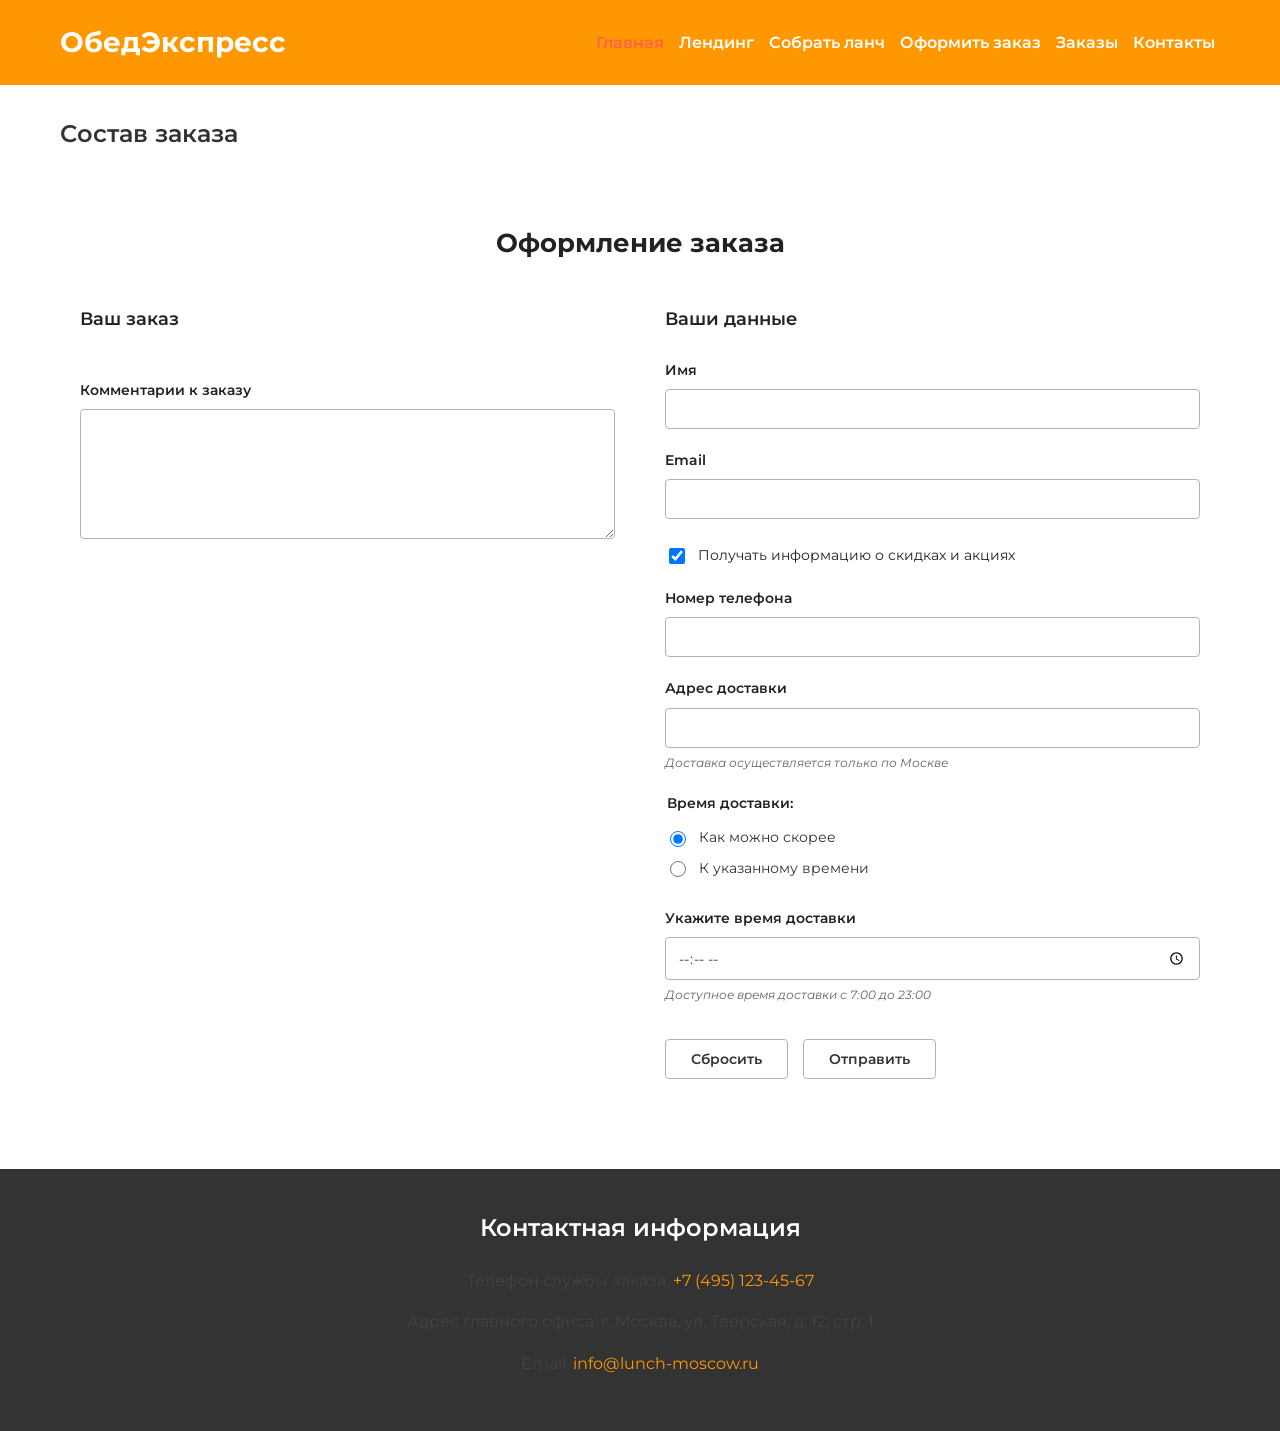
<file: checkout.html>
<!DOCTYPE html>
<html lang="ru">
<head>
    <meta charset="UTF-8">
    <meta name="viewport" content="width=device-width, initial-scale=1.0">
    <title>Оформить заказ | ОбедЭкспресс</title>
    <link rel="preconnect" href="https://fonts.googleapis.com">
    <link rel="preconnect" href="https://fonts.gstatic.com" crossorigin>
    <link href="https://fonts.googleapis.com/css2?family=Montserrat:wght@400;600;700&display=swap" rel="stylesheet">
    <link rel="stylesheet" href="style.css">
    <link rel="stylesheet" href="lunch.css">
</head>
<body>
<div class="wrapper">
    <header>
        <div class="header-container">
            <h1>ОбедЭкспресс</h1>
            <nav class="nav-menu">
                <a href="index.html" class="nav-link active">Главная</a>
                <a href="landing.html" class="nav-link">Лендинг</a>
                <a href="lunch.html" class="nav-link">Собрать ланч</a>
                <a href="checkout.html" class="nav-link">Оформить заказ</a>
                <a href="orders.html" class="nav-link">Заказы</a>
                <a href="#contacts" class="nav-link">Контакты</a>
            </nav>
        </div>
    </header>

    <main>
        <!-- ===== РАЗДЕЛ «СОСТАВ ЗАКАЗА» ===== -->
        <section>
            <h2>Состав заказа</h2>
            <div class="dishes-grid" id="order-dishes"></div>
            <p id="order-empty" style="display:none;">
                Ничего не выбрано. Чтобы добавить блюда в заказ, перейдите на страницу
                <a href="lunch.html">Собрать ланч</a>.
            </p>
        </section>

        <!-- ===== РАЗДЕЛ «ОФОРМЛЕНИЕ ЗАКАЗА» ===== -->
        <section class="order-section">
            <h2 class="order-main-title">Оформление заказа</h2>
            <form id="checkout-form" class="order-form">
                <div class="form-column">
                    <h3>Ваш заказ</h3>
                    <div class="order-summary" id="order-summary"></div>

                    <div class="form-group">
                        <label for="order-comment">Комментарии к заказу</label>
                        <textarea id="order-comment" name="comment" rows="6"></textarea>
                    </div>
                </div>

                <div class="form-column">
                    <h3>Ваши данные</h3>

                    <div class="form-group">
                        <label for="user-name">Имя</label>
                        <input type="text" id="user-name" name="username" required>
                    </div>

                    <div class="form-group">
                        <label for="user-email">Email</label>
                        <input type="email" id="user-email" name="email" required>
                    </div>

                    <div class="form-group checkbox-group">
                        <input type="checkbox" id="subscribe" name="subscribe" checked>
                        <label for="subscribe">Получать информацию о скидках и акциях</label>
                    </div>

                    <div class="form-group">
                        <label for="user-phone">Номер телефона</label>
                        <input type="tel" id="user-phone" name="phone" required>
                    </div>

                    <div class="form-group">
                        <label for="user-address">Адрес доставки</label>
                        <input type="text" id="user-address" name="address" required>
                        <span class="form-hint">Доставка осуществляется только по Москве</span>
                    </div>

                    <fieldset class="delivery-time-fieldset">
                        <legend>Время доставки:</legend>
                        <div class="radio-group">
                            <input type="radio" id="time-asap" name="delivery_type" value="asap" required checked>
                            <label for="time-asap">Как можно скорее</label>
                        </div>
                        <div class="radio-group">
                            <input type="radio" id="time-schedule" name="delivery_type" value="by_time" required>
                            <label for="time-schedule">К указанному времени</label>
                        </div>
                    </fieldset>

                    <div class="form-group">
                        <label for="delivery-time">Укажите время доставки</label>
                        <input type="time" id="delivery-time" name="delivery_time" min="07:00" max="23:00" step="300">
                        <span class="form-hint">Доступное время доставки с 7:00 до 23:00</span>
                    </div>

                    <div class="form-buttons">
                        <button type="reset" class="btn-reset">Сбросить</button>
                        <button type="submit" class="btn-submit">Отправить</button>
                    </div>
                </div>
            </form>
        </section>
    </main>

    <footer id="contacts">
        <h2>Контактная информация</h2>
        <p>Телефон службы заказа: <a href="tel:+74951234567">+7 (495) 123-45-67</a></p>
        <p>Адрес главного офиса: г. Москва, ул. Тверская, д. 12, стр. 1</p>
        <p>Email: <a href="mailto:info@lunch-moscow.ru">info@lunch-moscow.ru</a></p>
    </footer>
</div>

<script src="dishes.js"></script>
<script src="common.js"></script>
<script src="checkout.js"></script>
</body>
</html>
</file>
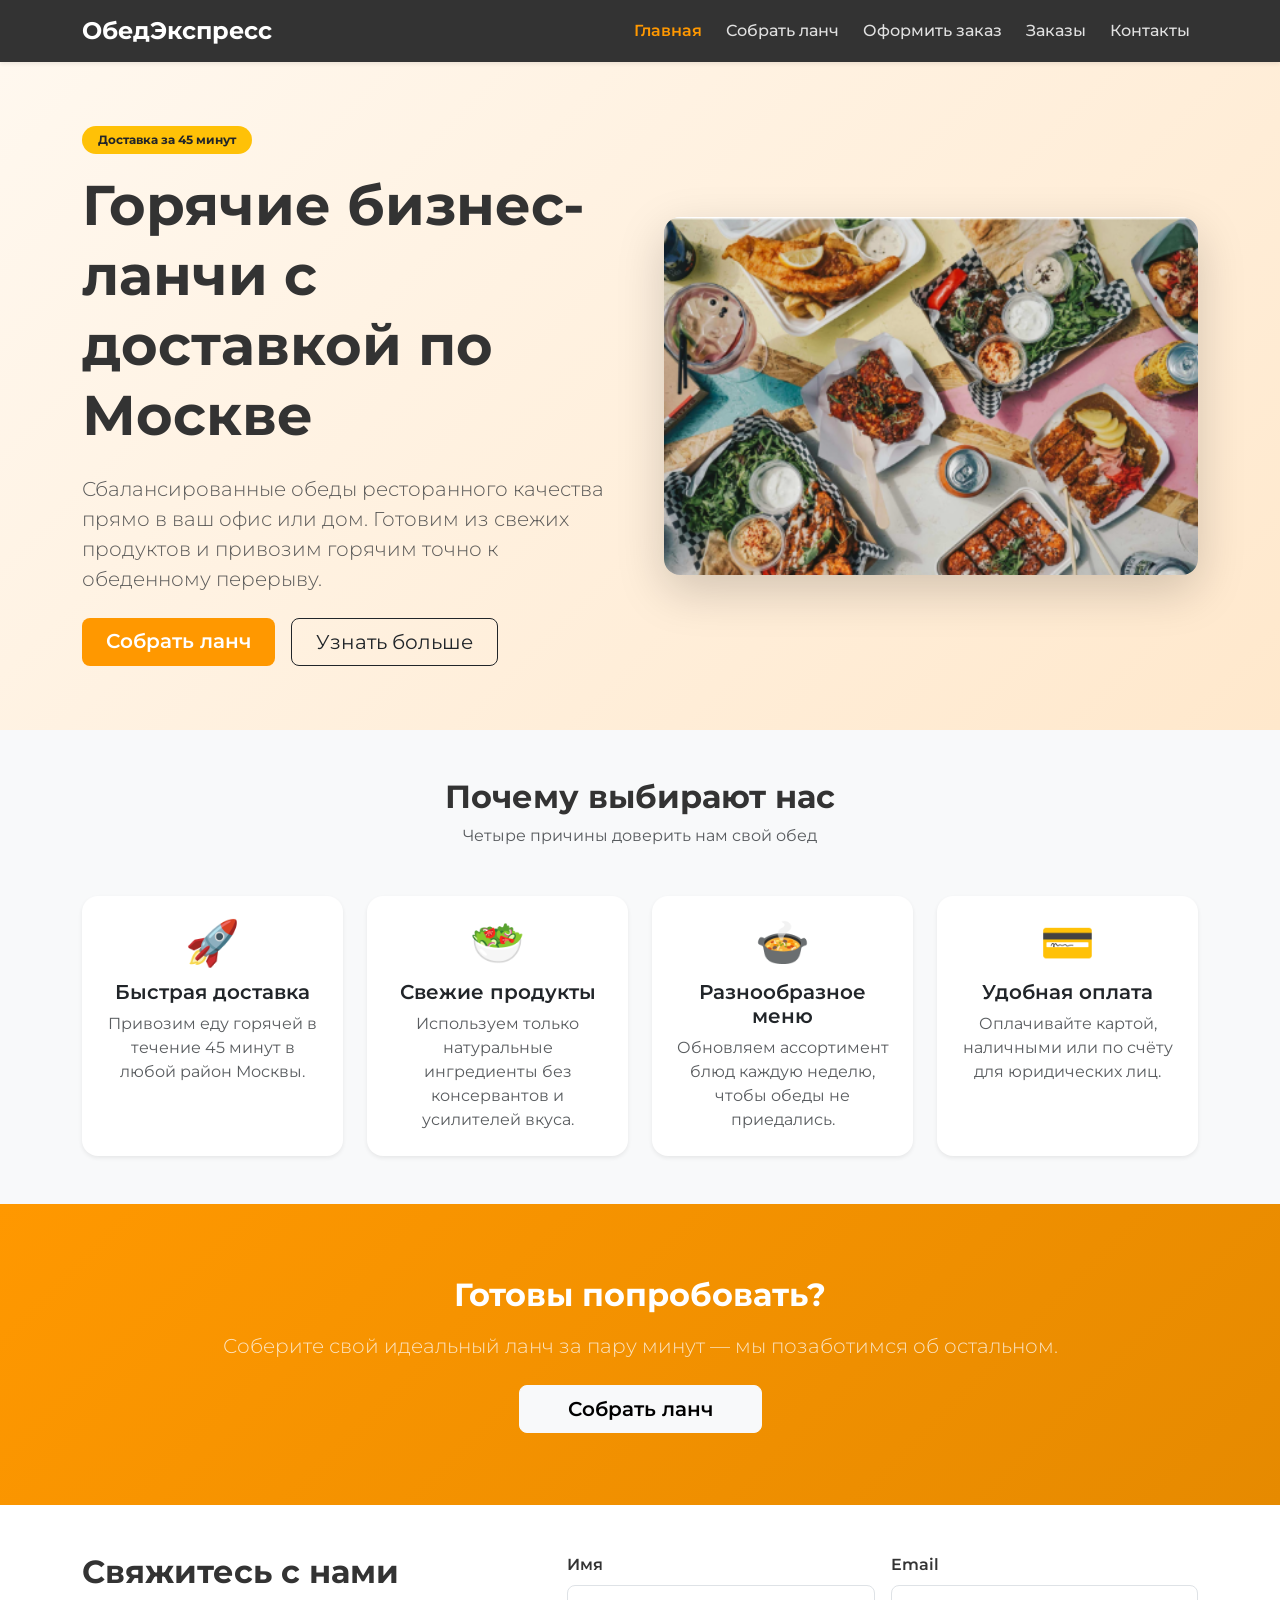
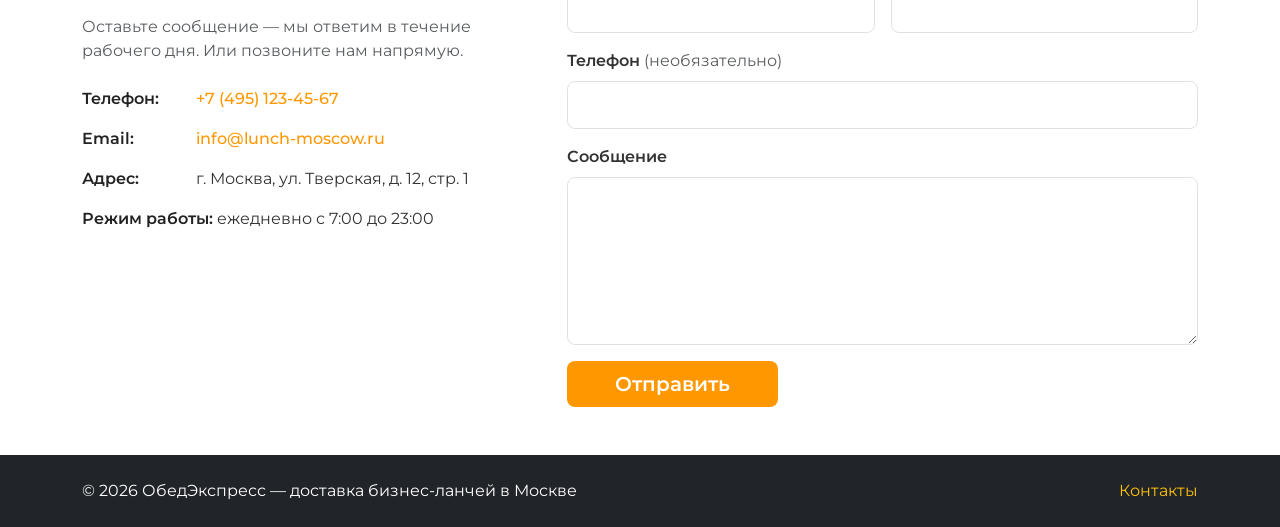
<file: landing.html>
<!DOCTYPE html>
<html lang="ru">
<head>
    <meta charset="UTF-8">
    <meta name="viewport" content="width=device-width, initial-scale=1.0">
    <title>ОбедЭкспресс — доставка бизнес-ланчей в Москве</title>

    <!-- Шрифт -->
    <link rel="preconnect" href="https://fonts.googleapis.com">
    <link rel="preconnect" href="https://fonts.gstatic.com" crossorigin>
    <link href="https://fonts.googleapis.com/css2?family=Montserrat:wght@400;500;600;700;800&display=swap" rel="stylesheet">

    <!-- Bootstrap 5 CSS -->
    <link href="https://cdn.jsdelivr.net/npm/bootstrap@5.3.3/dist/css/bootstrap.min.css" rel="stylesheet">

    <!-- Кастомные стили -->
    <link rel="stylesheet" href="landing.css">
</head>
<body>

<!-- ===================== NAVBAR ===================== -->
<nav class="navbar navbar-expand-lg navbar-dark bg-dark-brand sticky-top shadow-sm">
    <div class="container">
        <a class="navbar-brand fw-bold fs-4" href="landing.html">ОбедЭкспресс</a>

        <button class="navbar-toggler" type="button"
                data-bs-toggle="collapse" data-bs-target="#mainNav"
                aria-controls="mainNav" aria-expanded="false"
                aria-label="Переключить навигацию">
            <span class="navbar-toggler-icon"></span>
        </button>

        <div class="collapse navbar-collapse" id="mainNav">
            <ul class="navbar-nav ms-auto mb-2 mb-lg-0 gap-lg-2">
                <li class="nav-item">
                    <a class="nav-link active" aria-current="page" href="landing.html">Главная</a>
                </li>
                <li class="nav-item">
                    <a class="nav-link" href="lunch.html">Собрать ланч</a>
                </li>
                <li class="nav-item">
                    <a class="nav-link" href="checkout.html">Оформить заказ</a>
                </li>
                <li class="nav-item">
                    <a class="nav-link" href="orders.html">Заказы</a>
                </li>
                <li class="nav-item">
                    <a class="nav-link" href="#contacts">Контакты</a>
                </li>
            </ul>
        </div>
    </div>
</nav>

<!-- ===================== HERO ===================== -->
<section class="hero-section py-5">
    <div class="container">
        <div class="row align-items-center g-5">
            <div class="col-lg-6">
                <span class="badge bg-warning text-dark mb-3 px-3 py-2 rounded-pill">
                    Доставка за 45 минут
                </span>
                <h1 class="display-4 fw-bold mb-4 lh-sm">
                    Горячие бизнес-ланчи с доставкой по Москве
                </h1>
                <p class="lead text-muted mb-4">
                    Сбалансированные обеды ресторанного качества прямо в ваш офис или дом.
                    Готовим из свежих продуктов и привозим горячим точно к обеденному перерыву.
                </p>
                <div class="d-flex flex-wrap gap-3">
                    <a href="lunch.html" class="btn btn-brand btn-lg px-4">Собрать ланч</a>
                    <a href="#features" class="btn btn-outline-dark btn-lg px-4">Узнать больше</a>
                </div>
            </div>
            <div class="col-lg-6 text-center">
                <img src="images/lunch.png" alt="Разнообразные бизнес-ланчи"
                     class="img-fluid rounded-4 shadow-lg hero-img"
                     onerror="this.src='https://via.placeholder.com/600x400?text=Lunch'">
            </div>
        </div>
    </div>
</section>

<!-- ===================== ПРЕИМУЩЕСТВА ===================== -->
<section id="features" class="py-5 bg-light">
    <div class="container">
        <div class="text-center mb-5">
            <h2 class="fw-bold">Почему выбирают нас</h2>
            <p class="text-muted">Четыре причины доверить нам свой обед</p>
        </div>

        <div class="row g-4">
            <div class="col-md-6 col-lg-3">
                <div class="card h-100 border-0 shadow-sm feature-card">
                    <div class="card-body text-center p-4">
                        <div class="feature-icon mb-3">🚀</div>
                        <h3 class="h5 card-title fw-semibold">Быстрая доставка</h3>
                        <p class="card-text text-muted mb-0">
                            Привозим еду горячей в течение 45 минут в любой район Москвы.
                        </p>
                    </div>
                </div>
            </div>

            <div class="col-md-6 col-lg-3">
                <div class="card h-100 border-0 shadow-sm feature-card">
                    <div class="card-body text-center p-4">
                        <div class="feature-icon mb-3">🥗</div>
                        <h3 class="h5 card-title fw-semibold">Свежие продукты</h3>
                        <p class="card-text text-muted mb-0">
                            Используем только натуральные ингредиенты без консервантов и усилителей вкуса.
                        </p>
                    </div>
                </div>
            </div>

            <div class="col-md-6 col-lg-3">
                <div class="card h-100 border-0 shadow-sm feature-card">
                    <div class="card-body text-center p-4">
                        <div class="feature-icon mb-3">🍲</div>
                        <h3 class="h5 card-title fw-semibold">Разнообразное меню</h3>
                        <p class="card-text text-muted mb-0">
                            Обновляем ассортимент блюд каждую неделю, чтобы обеды не приедались.
                        </p>
                    </div>
                </div>
            </div>

            <div class="col-md-6 col-lg-3">
                <div class="card h-100 border-0 shadow-sm feature-card">
                    <div class="card-body text-center p-4">
                        <div class="feature-icon mb-3">💳</div>
                        <h3 class="h5 card-title fw-semibold">Удобная оплата</h3>
                        <p class="card-text text-muted mb-0">
                            Оплачивайте картой, наличными или по счёту для юридических лиц.
                        </p>
                    </div>
                </div>
            </div>
        </div>
    </div>
</section>

<!-- ===================== CTA ===================== -->
<section class="cta-section py-5 text-white text-center">
    <div class="container py-4">
        <h2 class="fw-bold mb-3">Готовы попробовать?</h2>
        <p class="lead mb-4 opacity-75">
            Соберите свой идеальный ланч за пару минут — мы позаботимся об остальном.
        </p>
        <a href="lunch.html" class="btn btn-light btn-lg px-5 fw-semibold">
            Собрать ланч
        </a>
    </div>
</section>

<!-- ===================== КОНТАКТЫ + ФОРМА ===================== -->
<section id="contacts" class="py-5">
    <div class="container">
        <div class="row g-5">

            <!-- Контакты -->
            <div class="col-lg-5">
                <h2 class="fw-bold mb-4">Свяжитесь с нами</h2>
                <p class="text-muted mb-4">
                    Оставьте сообщение — мы ответим в течение рабочего дня.
                    Или позвоните нам напрямую.
                </p>

                <ul class="list-unstyled contact-list">
                    <li class="mb-3">
                        <span class="contact-label">Телефон:</span>
                        <a href="tel:+74951234567">+7 (495) 123-45-67</a>
                    </li>
                    <li class="mb-3">
                        <span class="contact-label">Email:</span>
                        <a href="mailto:info@lunch-moscow.ru">info@lunch-moscow.ru</a>
                    </li>
                    <li class="mb-3">
                        <span class="contact-label">Адрес:</span>
                        г. Москва, ул. Тверская, д. 12, стр. 1
                    </li>
                    <li class="mb-3">
                        <span class="contact-label">Режим работы:</span>
                        ежедневно с 7:00 до 23:00
                    </li>
                </ul>
            </div>

            <!-- Форма -->
            <div class="col-lg-7">
                <form id="contact-form" class="needs-validation" novalidate>
                    <div class="row g-3">

                        <div class="col-md-6">
                            <label for="cf-name" class="form-label fw-semibold">Имя</label>
                            <input type="text" class="form-control form-control-lg"
                                   id="cf-name" required>
                            <div class="invalid-feedback">Пожалуйста, введите имя.</div>
                        </div>

                        <div class="col-md-6">
                            <label for="cf-email" class="form-label fw-semibold">Email</label>
                            <input type="email" class="form-control form-control-lg"
                                   id="cf-email" required>
                            <div class="invalid-feedback">Пожалуйста, введите корректный email.</div>
                        </div>

                        <div class="col-12">
                            <label for="cf-phone" class="form-label fw-semibold">
                                Телефон <span class="text-muted fw-normal">(необязательно)</span>
                            </label>
                            <input type="tel" class="form-control form-control-lg" id="cf-phone">
                        </div>

                        <div class="col-12">
                            <label for="cf-message" class="form-label fw-semibold">Сообщение</label>
                            <textarea class="form-control form-control-lg"
                                      id="cf-message" rows="5" required></textarea>
                            <div class="invalid-feedback">Пожалуйста, введите сообщение.</div>
                        </div>

                        <div class="col-12">
                            <button type="submit" class="btn btn-brand btn-lg px-5">
                                Отправить
                            </button>
                        </div>
                    </div>

                    <div id="form-success" class="alert alert-success mt-3 d-none" role="alert">
                        Спасибо! Ваше сообщение отправлено.
                    </div>
                </form>
            </div>

        </div>
    </div>
</section>

<!-- ===================== FOOTER ===================== -->
<footer class="bg-dark text-white py-4">
    <div class="container">
        <div class="row align-items-center">
            <div class="col-md-6 text-center text-md-start mb-2 mb-md-0">
                © 2026 ОбедЭкспресс — доставка бизнес-ланчей в Москве
            </div>
            <div class="col-md-6 text-center text-md-end">
                <a href="#contacts" class="text-decoration-none text-warning">Контакты</a>
            </div>
        </div>
    </div>
</footer>

<!-- Bootstrap 5 JS (для navbar-toggler) -->
<script src="https://cdn.jsdelivr.net/npm/bootstrap@5.3.3/dist/js/bootstrap.bundle.min.js"></script>

<!-- Валидация формы (Bootstrap-style) -->
<script>
(function () {
    'use strict';

    const form = document.getElementById('contact-form');
    const success = document.getElementById('form-success');

    form.addEventListener('submit', function (event) {
        event.preventDefault();
        event.stopPropagation();

        if (form.checkValidity()) {
            success.classList.remove('d-none');
            form.reset();
            form.classList.remove('was-validated');
            setTimeout(() => success.classList.add('d-none'), 4000);
        } else {
            form.classList.add('was-validated');
        }
    }, false);
})();
</script>

</body>
</html>
</file>
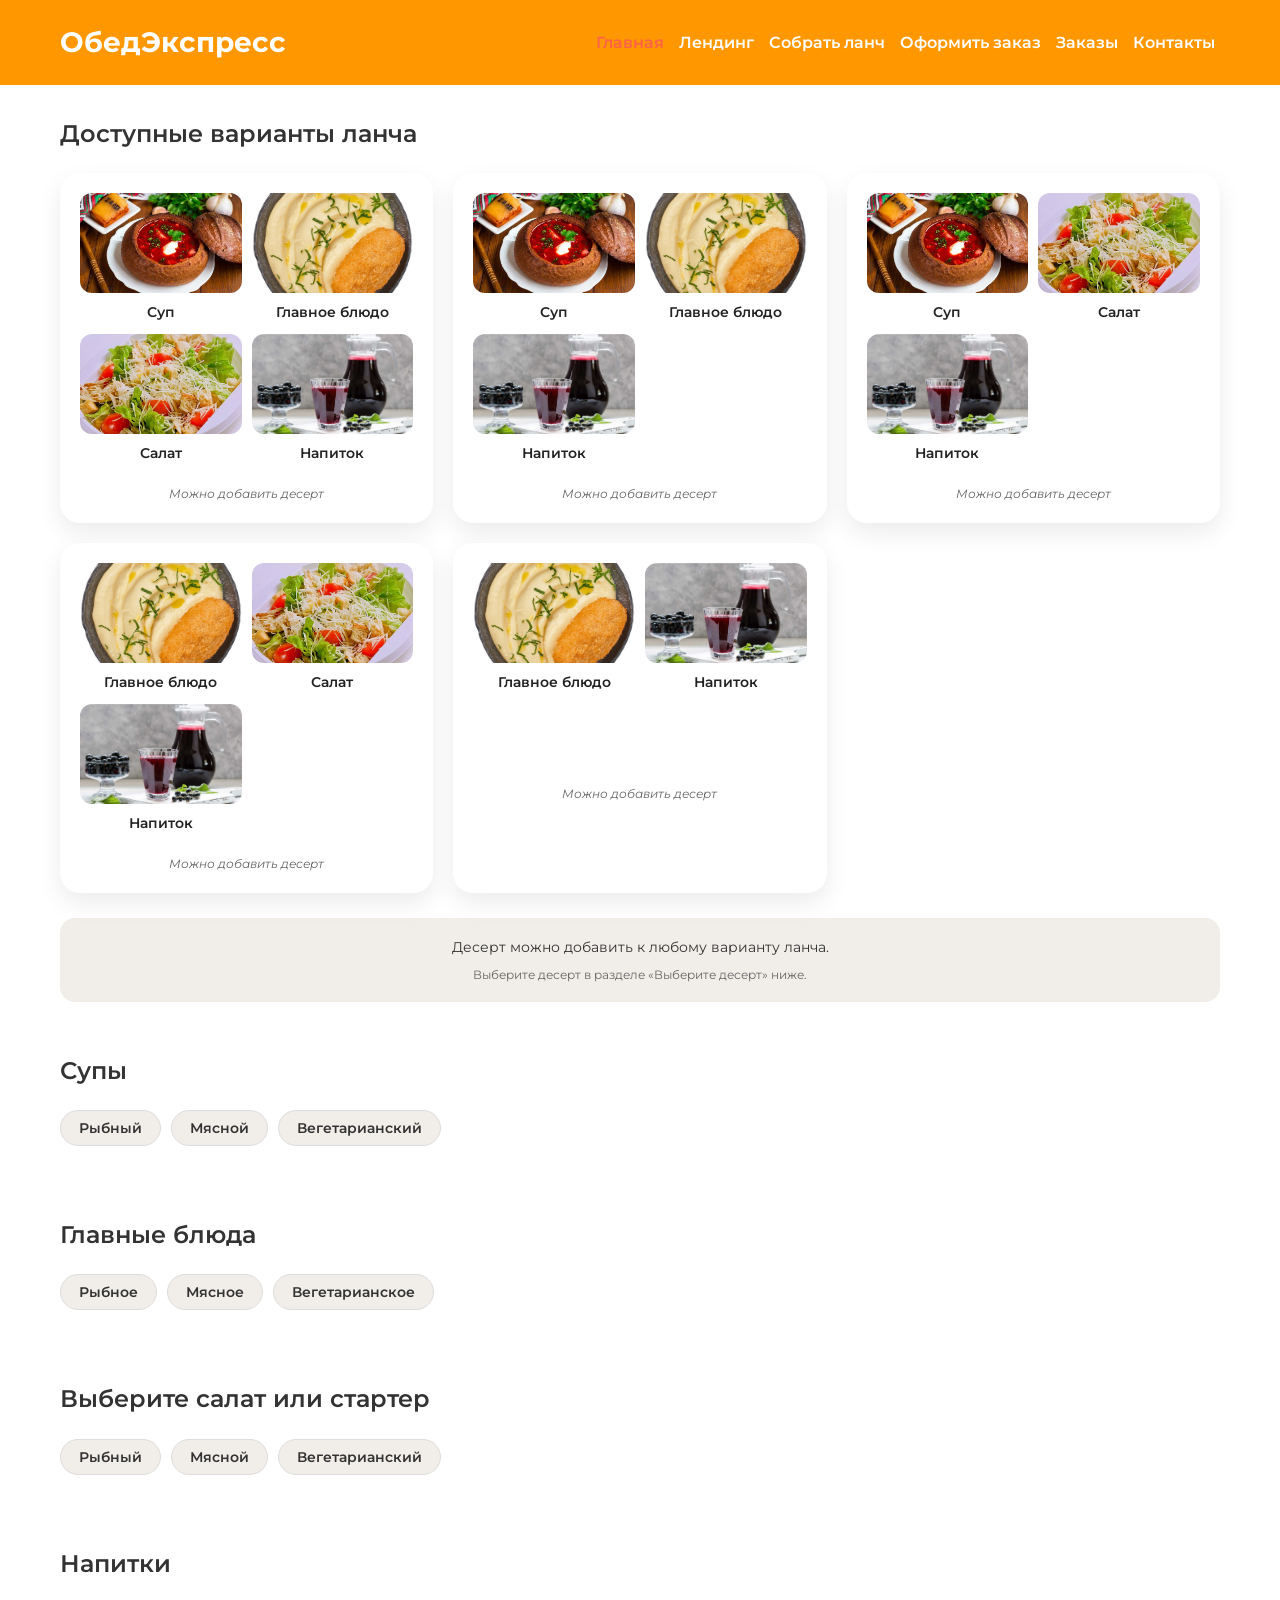
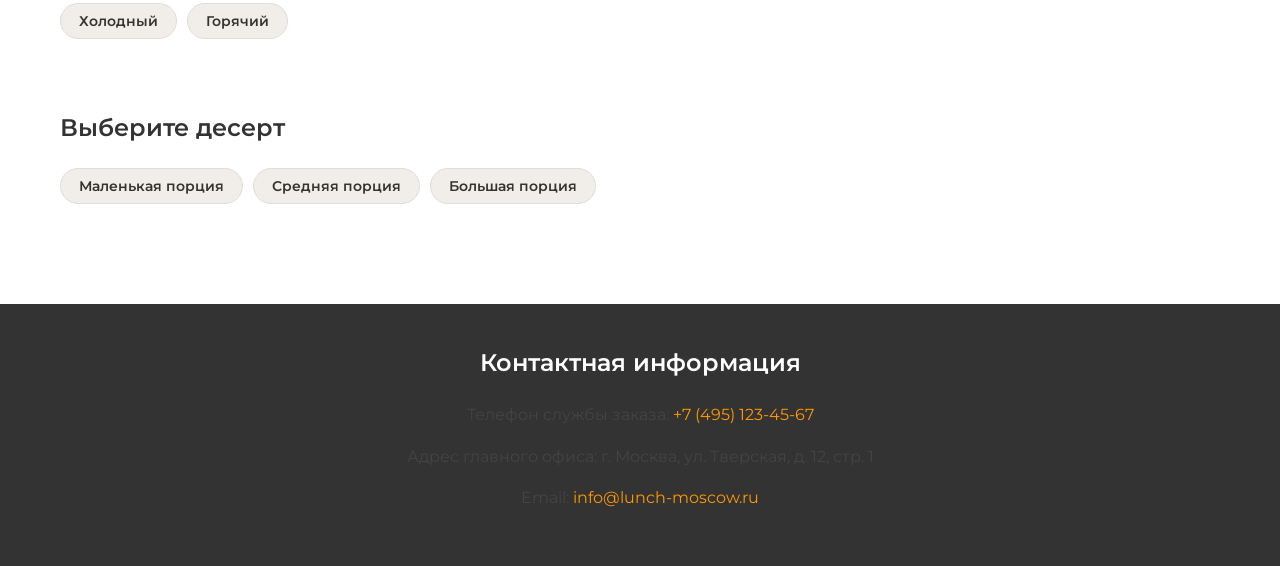
<file: lunch.html>
<!DOCTYPE html>
<html lang="ru">
<head>
    <meta charset="UTF-8">
    <meta name="viewport" content="width=device-width, initial-scale=1.0">
    <title>Собрать ланч | ОбедЭкспресс</title>
    <link rel="preconnect" href="https://fonts.googleapis.com">
    <link rel="preconnect" href="https://fonts.gstatic.com" crossorigin>
    <link href="https://fonts.googleapis.com/css2?family=Montserrat:wght@400;600;700&display=swap" rel="stylesheet">
    <link rel="stylesheet" href="style.css">
    <link rel="stylesheet" href="lunch.css">
</head>
<body>
    <div class="wrapper">
        <header>
            <div class="header-container">
                <h1>ОбедЭкспресс</h1>
                <nav class="nav-menu">
                    <a href="index.html" class="nav-link active">Главная</a>
                    <a href="landing.html" class="nav-link">Лендинг</a>
                    <a href="lunch.html" class="nav-link">Собрать ланч</a>
                    <a href="checkout.html" class="nav-link">Оформить заказ</a>
                    <a href="orders.html" class="nav-link">Заказы</a>
                    <a href="#contacts" class="nav-link">Контакты</a>
                </nav>
            </div>
        </header>

        <main>
            <!-- Блок с вариантами ланча -->
            <section>
                <h2>Доступные варианты ланча</h2>
                <div class="lunch-variants-grid">
                    <div class="lunch-variant">
                        <div class="lunch-dish"><img src="images/borsh.jpg" alt="Суп"><p class="lunch-dish-title">Суп</p></div>
                        <div class="lunch-dish"><img src="images/kiev_bulba.jpg" alt="Главное блюдо"><p class="lunch-dish-title">Главное блюдо</p></div>
                        <div class="lunch-dish"><img src="images/caesar.jpg" alt="Салат"><p class="lunch-dish-title">Салат</p></div>
                        <div class="lunch-dish"><img src="images/mors.jpg" alt="Напиток"><p class="lunch-dish-title">Напиток</p></div>
                        <p class="lunch-dessert-note">Можно добавить десерт</p>
                    </div>
                    <div class="lunch-variant">
                        <div class="lunch-dish"><img src="images/borsh.jpg" alt="Суп"><p class="lunch-dish-title">Суп</p></div>
                        <div class="lunch-dish"><img src="images/kiev_bulba.jpg" alt="Главное блюдо"><p class="lunch-dish-title">Главное блюдо</p></div>
                        <div class="lunch-dish"><img src="images/mors.jpg" alt="Напиток"><p class="lunch-dish-title">Напиток</p></div>
                        <p class="lunch-dessert-note">Можно добавить десерт</p>
                    </div>
                    <div class="lunch-variant">
                        <div class="lunch-dish"><img src="images/borsh.jpg" alt="Суп"><p class="lunch-dish-title">Суп</p></div>
                        <div class="lunch-dish"><img src="images/caesar.jpg" alt="Салат"><p class="lunch-dish-title">Салат</p></div>
                        <div class="lunch-dish"><img src="images/mors.jpg" alt="Напиток"><p class="lunch-dish-title">Напиток</p></div>
                        <p class="lunch-dessert-note">Можно добавить десерт</p>
                    </div>
                    <div class="lunch-variant">
                        <div class="lunch-dish"><img src="images/kiev_bulba.jpg" alt="Главное блюдо"><p class="lunch-dish-title">Главное блюдо</p></div>
                        <div class="lunch-dish"><img src="images/caesar.jpg" alt="Салат"><p class="lunch-dish-title">Салат</p></div>
                        <div class="lunch-dish"><img src="images/mors.jpg" alt="Напиток"><p class="lunch-dish-title">Напиток</p></div>
                        <p class="lunch-dessert-note">Можно добавить десерт</p>
                    </div>
                    <div class="lunch-variant">
                        <div class="lunch-dish"><img src="images/kiev_bulba.jpg" alt="Главное блюдо"><p class="lunch-dish-title">Главное блюдо</p></div>
                        <div class="lunch-dish"><img src="images/mors.jpg" alt="Напиток"><p class="lunch-dish-title">Напиток</p></div>
                        <p class="lunch-dessert-note">Можно добавить десерт</p>
                    </div>
                </div>
                <div class="dessert-info-block">
                    <p>Десерт можно добавить к любому варианту ланча.</p>
                    <p>Выберите десерт в разделе «Выберите десерт» ниже.</p>
                </div>
            </section>

            <!-- ===== СЕКЦИИ ДЛЯ БЛЮД (контейнеры, куда JS вставляет карточки) ===== -->
            
            <!-- Супы -->
            <section>
                <h2>Супы</h2>
                <div class="active-filters" data-category="soup">
                    <button type="button" class="filter-btn" data-kind="fish">Рыбный</button>
                    <button type="button" class="filter-btn" data-kind="meat">Мясной</button>
                    <button type="button" class="filter-btn" data-kind="veg">Вегетарианский</button>
                </div>
                <div class="dishes-grid" data-category="soup"></div>
            </section>

            <!-- Главные блюда -->
            <section>
                <h2>Главные блюда</h2>
                <div class="active-filters" data-category="main_course">
                    <button type="button" class="filter-btn" data-kind="fish">Рыбное</button>
                    <button type="button" class="filter-btn" data-kind="meat">Мясное</button>
                    <button type="button" class="filter-btn" data-kind="veg">Вегетарианское</button>
                </div>
                <div class="dishes-grid" data-category="main_course"></div>
            </section>

            <!-- Салаты и стартеры -->
            <section>
                <h2>Выберите салат или стартер</h2>
                <div class="active-filters" data-category="salads_starters">
                    <button type="button" class="filter-btn" data-kind="fish">Рыбный</button>
                    <button type="button" class="filter-btn" data-kind="meat">Мясной</button>
                    <button type="button" class="filter-btn" data-kind="veg">Вегетарианский</button>
                </div>
                <div class="dishes-grid" data-category="salads_starters"></div>
            </section>

            <!-- Напитки -->
            <section>
                <h2>Напитки</h2>
                <div class="active-filters" data-category="beverage">
                    <button type="button" class="filter-btn" data-kind="cold">Холодный</button>
                    <button type="button" class="filter-btn" data-kind="hot">Горячий</button>
                </div>
                <div class="dishes-grid" data-category="beverage"></div>
            </section>

            <!-- Десерты -->
            <section>
                <h2>Выберите десерт</h2>
                <div class="active-filters" data-category="dessert">
                    <button type="button" class="filter-btn" data-kind="small">Маленькая порция</button>
                    <button type="button" class="filter-btn" data-kind="medium">Средняя порция</button>
                    <button type="button" class="filter-btn" data-kind="large">Большая порция</button>
                </div>
                <div class="dishes-grid" data-category="dessert"></div>
            </section>

            <!-- ===== STICKY-ПАНЕЛЬ ПЕРЕХОДА К ОФОРМЛЕНИЮ ===== -->
            <div class="order-panel hidden" id="order-panel">
                <span class="order-panel-total">
                    Стоимость заказа: <strong id="order-panel-total-value">0 руб.</strong>
                </span>
                <a href="checkout.html"
                   class="order-panel-link disabled"
                   id="order-panel-link"
                   aria-disabled="true"
                   tabindex="-1">
                    Перейти к оформлению
                </a>
            </div>
        </main>

        <footer id="contacts">
            <h2>Контактная информация</h2>
            <p>Телефон службы заказа: <a href="tel:+74951234567">+7 (495) 123-45-67</a></p>
            <p>Адрес главного офиса: г. Москва, ул. Тверская, д. 12, стр. 1</p>
            <p>Email: <a href="mailto:info@lunch-moscow.ru">info@lunch-moscow.ru</a></p>
        </footer>
    </div>

    <!-- Скрипты подключаются строго в этом порядке! -->
    <script src="dishes.js"></script>
    <script src="common.js"></script>
    <script src="script.js"></script>
</body>
</html>
</file>
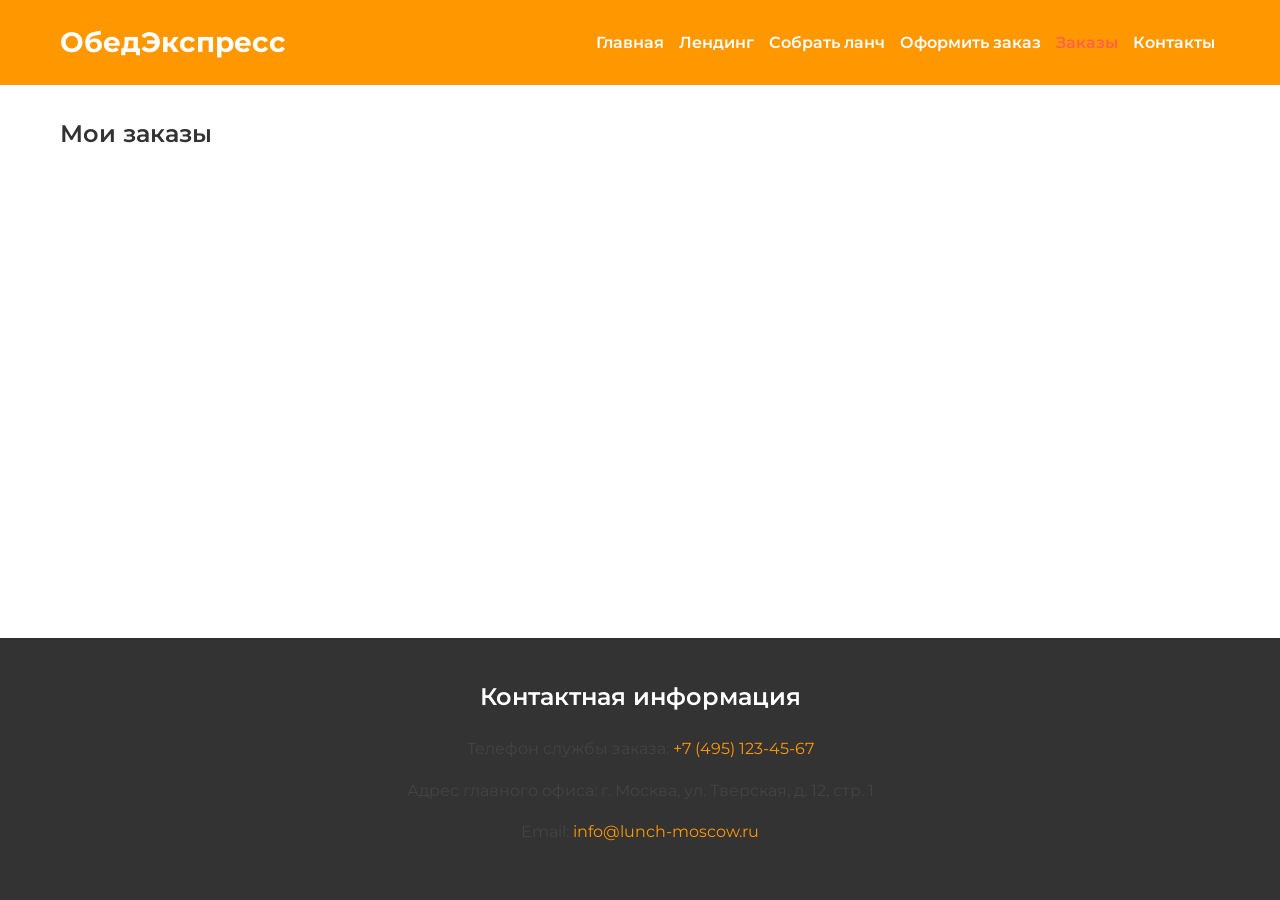
<file: orders.html>
<!DOCTYPE html>
<html lang="ru">
<head>
    <meta charset="UTF-8">
    <meta name="viewport" content="width=device-width, initial-scale=1.0">
    <title>Мои заказы | ОбедЭкспресс</title>
    <link rel="preconnect" href="https://fonts.googleapis.com">
    <link rel="preconnect" href="https://fonts.gstatic.com" crossorigin>
    <link href="https://fonts.googleapis.com/css2?family=Montserrat:wght@400;600;700&display=swap" rel="stylesheet">
    <link rel="stylesheet" href="style.css">
    <link rel="stylesheet" href="lunch.css">
</head>
<body>
<div class="wrapper">
    <header>
        <div class="header-container">
            <h1>ОбедЭкспресс</h1>
            <nav class="nav-menu">
                <a href="index.html" class="nav-link">Главная</a>
                <a href="landing.html" class="nav-link">Лендинг</a>
                <a href="lunch.html" class="nav-link">Собрать ланч</a>
                <a href="checkout.html" class="nav-link">Оформить заказ</a>
                <a href="orders.html" class="nav-link active">Заказы</a>
                <a href="#contacts" class="nav-link">Контакты</a>
            </nav>
        </div>
    </header>

    <main>
        <section>
            <h2>Мои заказы</h2>
            <div id="orders-list" class="orders-list"></div>
            <p id="orders-empty" style="display:none;">У вас пока нет заказов.</p>
        </section>
    </main>

    <footer id="contacts">
        <h2>Контактная информация</h2>
        <p>Телефон службы заказа: <a href="tel:+74951234567">+7 (495) 123-45-67</a></p>
        <p>Адрес главного офиса: г. Москва, ул. Тверская, д. 12, стр. 1</p>
        <p>Email: <a href="mailto:info@lunch-moscow.ru">info@lunch-moscow.ru</a></p>
    </footer>
</div>

<!-- Универсальное модальное окно -->
<div id="modal-overlay" class="modal-overlay" style="display:none;">
    <div class="modal-content" id="modal-content"></div>
</div>

<script src="dishes.js"></script>
<script src="common.js"></script>
<script src="orders.js"></script>
</body>
</html>
</file>
<file: style.css>
:root { 
    --main-color: #333333; 
    --guidance-color: #ff9800;
    font-size: 62.5%; 
}
/* Обязательное свойство box-sizing для всех элементов */
html, body {
    height: 100%;
    margin: 0;
    padding: 0;
}

html {
    box-sizing: border-box;
}

*,
*::before,
*::after{
    box-sizing: inherit;
}

/* Прижимание футера к низу страницы через flex-контейнер wrapper */
.wrapper {
    display: flex;
    flex-direction: column;
    min-height: 100%;
}

main {
    flex: 1 0 auto;
    max-width: 1200px;
    width: 100%;
    margin: 0 auto;
    padding: 30px 20px;
}

footer {
    flex-shrink: 0;
}

/* Оформление всей страницы и основного текста */
body {
    font-family: 'Montserrat', sans-serif;
    font-size: 1.6rem;
    font-weight: 400;
    color: var(--main-color);
    line-height: 1.6;
}

/* Стили для блоков: header, nav, footer */
header {
    background-color: var(--guidance-color);
    padding: 2rem 0;
    width: 100%;
}

.header-container {
    max-width: 1200px;
    margin: 0 auto;
    padding: 0 2rem; 
    display: flex;
    justify-content: space-between;
    align-items: center;
}   

/* Стилизация обновленного меню навигации (Flexbox) */
.nav-menu {
    display: flex;
    gap: 1.5rem;
    flex-wrap: wrap;
    padding: 0.5rem;
    margin: 0;
}

.nav-link {
    text-decoration: none;
    font-family: 'Montserrat', sans-serif;
    font-size: 1.6rem;
    font-weight: 600;
    color: #ffffff;
    transition: color 0.3s ease;
}

.nav-link:hover {
    color: var(--main-color);
}

/* Выделение активной страницы */
.nav-link.active {
    color: tomato;
}

section {
    margin-bottom: 5rem;
}

/* Стили для заголовков */
h1 {
    font-size: 2.8rem;
    font-weight: 700;
    color: #ffffff;
    margin: 0;
}

h2 {
    font-size: 2.4rem;
    font-weight: 600;
    color: var(--main-color);
    margin-top: 0;
    margin-bottom: 2rem;
}

p {
    font-size: 1.6rem;
    color: #444444;
    margin-bottom: 1.5rem;
}

/* Стили для изображений с центрированием */
.about-img {
    display: block;    
    width: 100%;
    max-width: 600px;
    height: auto;
    margin: 20px auto;   
    border-radius: 8px;
}

/* Стили для списков */
ul {
    padding-left: 20px;
    margin-bottom: 20px;
}

li {
    font-size: 16px;
    margin-bottom: 10px;
}

/* Стили для таблиц */
.menu-table {
    width: 100%;
    border-collapse: collapse; 
    margin-top: 20px;
}

.menu-table th, 
.menu-table td {
    border: 1px solid #cccccc; 
    padding: 12px 15px; 
    text-align: left; 
    font-size: 15px;
}

.menu-table th {
    background-color: #f5f5f5;
    font-weight: 600;
}

/* Стили для футера (строго черный фон и белый текст) */
footer {
    background-color: var(--main-color);
    color: white;
    padding: 40px 20px;
    text-align: center;
}

footer h2 {
    color: white;
}

footer a {
    text-decoration: none;
    font-family: 'Montserrat', sans-serif;
    font-size: 16px;
    color: var(--guidance-color);
    transition: color 0.3s ease;
}

footer a:hover {
    color: #ffffff;
}

/* АДАПТИВНОСТЬ: ГЛАВНАЯ СТРАНИЦА */

@media (max-width: 800px) {
    .about-img {
        max-width: 500px;
    }
    .nav-menu {
        justify-content: space-between;
        width: 100%;
        max-width: 400px;
    }
    .menu-table th, 
    .menu-table td {
        font-size: 13px; /* Уменьшили шрифт на 2px */
    }
}

@media (max-width: 600px) {
    .header-container {
        flex-direction: column;
        gap: 15px;
    }
    h1 {
        text-align: center;
    }
    .nav-menu {
        flex-direction: column;
        align-items: center;
        width: auto;
    }
    .nav-link {
        font-size: 20px; /* Увеличили шрифт на 4px (16 + 4) */
    }
    .about-img {
        max-width: 100%;
    }
    .menu-table th, 
    .menu-table td {
        font-size: 11px; /* Уменьшили шрифт еще на 2px */
        padding: 8px 10px;
    }
}

@media (max-width: 400px) {
    /* Чтобы таблица не ломала экран, добавляем ей внутреннюю прокрутку на критически малых дисплеях */
    .menu-table {
        display: block;
        overflow-x: auto;
        white-space: nowrap;
    }
}
</file>
<file: lunch.css>
/* Блок со всеми блюдами - CSS Grid */
.dishes-grid {
    display: grid;
    grid-template-columns: repeat(3, 1fr);
    gap: 10px;
    margin-top: 20px;
}

/* Карточка каждого блюда - Flexbox */
.dish-card {
    display: flex;
    flex-direction: column;
    background-color: #ffffff;
    padding: 30px 40px;
    border-radius: 35px;
    cursor: pointer;
    border: 2px solid transparent; /* Заготовка под ховер-рамку */
    filter: drop-shadow(17px 19px 24px rgba(0, 0, 0, 0.13));
    transition: border-color 0.3s ease, background-color 0.3s ease;
}

/* Эффект hover для карточки */
.dish-card:hover {
    border-color: tomato;
}

/* Выделение выбранной карточки (активное состояние из JS) */
.dish-card.selected {
    border-color: tomato;
}

/* Контекстное изменение кнопки внутри карточки при наведении на саму карточку */
.dish-card:hover .dish-btn {
    background-color: #ff9800;
    color: #ffffff;
}

/* Изображение внутри карточки (исправлено) */
.dish-card img {
    width: 100%;
    height: 250px; /* Жестко ограничили высоту, чтобы картинка не взрывала карточку */
    border-radius: 35px;
    object-fit: cover;
    margin-bottom: 15px;
}

/* Цена */
.dish-price {
    font-size: 20px;
    font-weight: 700;
    margin: 5px 0;
    color: #222222;
}

/* Название блюда */
.dish-title {
    font-size: 18px;
    font-weight: 600;
    margin: 5px 0 10px 0;
    line-height: 1.4;
}

/* Вес/объем */
.dish-weight {
    font-size: 14px;
    color: #888888;
    margin: 0 0 15px 0;
    /* Выталкивает кнопку вниз, выравнивая все элементы строки по одной нижней линии */
    margin-top: auto; 
}

/* Кнопка «Добавить» */
.dish-btn {
    background-color: #f1eee9;
    color: #333333;
    font-family: 'Montserrat', sans-serif;
    font-size: 15px;
    font-weight: 600;
    border: none;
    padding: 10px 30px;
    border-radius: 10px;
    cursor: pointer;
    width: 100%;
    transition: background-color 0.3s ease, color 0.3s ease;
}

/* АДАПТИВНОСТЬ: СТРАНИЦА «СОБРАТЬ ЛАНЧ» */

@media (max-width: 800px) {
    .dishes-grid {
        grid-template-columns: repeat(2, 1fr);
    }
    .dish-card img {
        height: 200px; /* На планшетах делаем картинку чуть ниже */
    }
}

@media (max-width: 600px) {
    section h2 {
        text-align: center;
    }
    .dishes-grid {
        grid-template-columns: 1fr;
        gap: 20px;
    }
    .dish-card {
        padding: 20px 25px; /* Слегка уменьшаем внутренние поля на мобильных */
    }
    .dish-card img {
        height: 220px; /* Оптимальная высота картинки для телефона */
    }
}

/* ==========================================================================
   СТИЛИ ДЛЯ ФОРМЫ ЗАКАЗА
   ========================================================================== */

/* Общая секция формы */
.order-section {
    max-width: 1200px;
    width: 100%;
    margin: 0 auto 60px auto;
    padding: 0 20px;
}

/* Общий заголовок «Сделать заказ» */
.order-main-title {
    font-size: 26px;
    font-weight: 700;
    text-align: center;
    color: #222222;
    margin-bottom: 40px;
}

/* Двухколоночный контейнер формы */
.order-form {
    display: flex;
    justify-content: space-between;
    gap: 50px;
    align-items: flex-start;
}

/* Стили для каждой колонки (Ваш заказ / Ваши данные) */
.form-column {
    flex: 1;
    display: flex;
    flex-direction: column;
}

.form-column h3 {
    font-size: 18px;
    font-weight: 600;
    color: #222222;
    margin-top: 0;
    margin-bottom: 25px;
}

/* Строка формы (Группа: Label + Input) */
.form-group {
    display: flex;
    flex-direction: column;
    margin-bottom: 20px;
    width: 100%;
}

.form-group label {
    font-size: 14px;
    font-weight: 600;
    color: #222222;
    margin-bottom: 8px;
}

/* Общие стили для текстовых полей и селектов */
.form-group input[type="text"],
.form-group input[type="email"],
.form-group input[type="tel"],
.form-group input[type="time"],
.form-group select,
.form-group textarea {
    width: 100%;
    padding: 10px 12px;
    font-family: 'Montserrat', sans-serif;
    font-size: 14px;
    color: #333333;
    border: 1px solid #b3b3b3;
    border-radius: 4px;
    background-color: #ffffff;
    outline: none;
    box-sizing: border-box;
}

/* Стили при фокусе на поля ввода */
.form-group input:focus,
.form-group select:focus,
.form-group textarea:focus {
    border-color: #ff9800;
}

/* Фикс размеров для многострочного поля комментария */
.form-group textarea {
    resize: vertical;
    min-height: 120px;
}

/* Стилизация строки с Чекбоксом */
.checkbox-group {
    flex-direction: row;
    align-items: center;
    gap: 10px;
    margin-top: 5px;
    margin-bottom: 20px;
}

.checkbox-group input[type="checkbox"] {
    width: 16px;
    height: 16px;
    cursor: pointer;
}

.checkbox-group label {
    margin-bottom: 0;
    font-weight: 400;
    font-size: 14px;
    cursor: pointer;
}

/* Подписи-подсказки под инпутами (мелкий курсивный текст) */
.form-hint {
    font-size: 12px;
    color: #666666;
    font-style: italic;
    margin-top: 5px;
}

/* Оформление группы радио-кнопок (Fieldset) */
.delivery-time-fieldset {
    border: none;
    padding: 0;
    margin: 0 0 20px 0;
}

.delivery-time-fieldset legend {
    font-size: 14px;
    font-weight: 600;
    color: #222222;
    margin-bottom: 12px;
}

.radio-group {
    display: flex;
    align-items: center;
    gap: 10px;
    margin-bottom: 8px;
}

.radio-group input[type="radio"] {
    width: 16px;
    height: 16px;
    cursor: pointer;
}

.radio-group label {
    font-size: 14px;
    font-weight: 400;
    color: #333333;
    cursor: pointer;
}

/* Блок с кнопками Отправить / Сбросить */
.form-buttons {
    display: flex;
    gap: 15px;
    margin-top: 15px;
}

.form-buttons button {
    padding: 10px 25px;
    font-family: 'Montserrat', sans-serif;
    font-size: 14px;
    font-weight: 600;
    border: 1px solid #b3b3b3;
    border-radius: 4px;
    cursor: pointer;
    transition: all 0.3s ease;
}

/* Кнопка «Сбросить» */
.btn-reset {
    background-color: #ffffff;
    color: #333333;
}

.btn-reset:hover {
    background-color: #f5f5f5;
    border-color: #888888;
}

/* Кнопка «Отправить» */
.btn-submit {
    background-color: #ffffff;
    color: #333333;
}

.btn-submit:hover {
    background-color: #ff9800;
    color: #ffffff;
    border-color: #ff9800;
}

/* АДАПТИВНОСТЬ ДЛЯ ФОРМЫ (Планшеты и телефоны) */
@media (max-width: 800px) {
    .order-form {
        gap: 30px;
    }
}

@media (max-width: 600px) {
    .order-form {
        flex-direction: column; /* Перестраиваем форму в одну вертикальную ленту */
        gap: 40px;
    }
    .form-buttons {
        justify-content: center; /* Центрируем кнопки на смартфонах */
    }
}
/* ==========================================================================
   ФИЛЬТРЫ ДЛЯ КАТЕГОРИЙ
   ========================================================================== */

.active-filters {
    display: flex;
    flex-wrap: wrap;
    gap: 10px;
    margin-bottom: 20px;
}

.filter-btn {
    background-color: #f1eee9;
    color: #333333;
    font-family: 'Montserrat', sans-serif;
    font-size: 14px;
    font-weight: 600;
    border: 1px solid #dddddd;
    padding: 8px 18px;
    border-radius: 20px;
    cursor: pointer;
    transition: background-color 0.3s ease, color 0.3s ease, border-color 0.3s ease;
}

.filter-btn:hover {
    background-color: #ff9800;
    color: #ffffff;
    border-color: #ff9800;
}

.filter-btn.active {
    background-color: #ff9800;
    color: #ffffff;
    border-color: #ff9800;
}
/* ==========================================================================
   БЛОК С ВАРИАНТАМИ ЛАНЧА
   ========================================================================== */

.lunch-variants-grid {
    display: grid;
    grid-template-columns: repeat(3, 1fr);
    gap: 20px;
    margin-top: 20px;
}

.lunch-variant {
    display: flex;
    flex-wrap: wrap;
    gap: 10px;
    background-color: #ffffff;
    padding: 20px;
    border-radius: 20px;
    box-shadow: 0 10px 25px rgba(0, 0, 0, 0.08);
    align-items: flex-start;
}

.lunch-dish {
    display: flex;
    flex-direction: column;
    align-items: center;
    width: calc(50% - 5px);
}

.lunch-dish img {
    width: 100%;
    height: 100px;
    object-fit: cover;
    border-radius: 12px;
    transition: transform 0.3s ease;
}

.lunch-dish img:hover {
    transform: translateY(-6px) scale(1.05);
}

.lunch-dish-title {
    font-size: 14px;
    font-weight: 600;
    color: #222222;
    margin: 8px 0 0 0;
    text-align: center;
}

.lunch-dessert-note {
    width: 100%;
    font-size: 12px;
    color: #666666;
    font-style: italic;
    text-align: center;
    margin: 10px 0 0 0;
}

.dessert-info-block {
    margin-top: 25px;
    padding: 18px 20px;
    background-color: #f1eee9;
    border-radius: 15px;
    text-align: center;
}

.dessert-info-block p {
    margin: 0;
    font-size: 14px;
    color: #333333;
}

.dessert-info-block p + p {
    margin-top: 6px;
    font-size: 12px;
    color: #666666;
}

/* ==========================================================================
   УВЕДОМЛЕНИЯ
   ========================================================================== */

.notification-overlay {
    position: fixed;
    top: 50%;
    left: 50%;
    transform: translate(-50%, -50%);
    z-index: 1000;
    width: 400px;
    max-width: 90%;
    background-color: #ffffff;
    border: 2px solid #ff9800;
    border-radius: 20px;
    padding: 30px 40px;
    box-shadow: 0 20px 50px rgba(0, 0, 0, 0.3);
    text-align: center;
}

.notification-text {
    font-size: 18px;
    font-weight: 600;
    color: #333333;
    margin: 0 0 20px 0;
}

.notification-btn {
    padding: 10px 30px;
    font-family: 'Montserrat', sans-serif;
    font-size: 15px;
    font-weight: 600;
    color: #333333;
    background-color: #f1eee9;
    border: 1px solid #dddddd;
    border-radius: 10px;
    cursor: pointer;
    transition: background-color 0.3s ease, color 0.3s ease, border-color 0.3s ease;
}

.notification-btn:hover {
    background-color: #ff9800;
    color: #ffffff;
    border-color: #ff9800;
}
/* ==========================================================================
   STICKY-ПАНЕЛЬ «ПЕРЕЙТИ К ОФОРМЛЕНИЮ»
   ========================================================================== */
.order-panel {
    position: sticky;
    bottom: 20px;
    margin: 40px auto 20px auto;
    max-width: 800px;
    background-color: #ffffff;
    border-radius: 20px;
    box-shadow: 0 10px 30px rgba(0, 0, 0, 0.15);
    padding: 20px 30px;
    z-index: 100;
    display: flex;
    justify-content: space-between;
    align-items: center;
    gap: 20px;
}

.order-panel.hidden { display: none; }

.order-panel-total {
    font-size: 16px;
    font-weight: 600;
    color: #222222;
}

.order-panel-total strong {
    font-size: 20px;
    color: #ff9800;
}

.order-panel-link {
    background-color: #ff9800;
    color: #ffffff;
    padding: 12px 28px;
    border-radius: 10px;
    text-decoration: none;
    font-weight: 600;
    font-size: 15px;
    transition: background-color 0.3s ease, opacity 0.3s ease;
    white-space: nowrap;
}

.order-panel-link:hover { background-color: #e68a00; }

.order-panel-link.disabled {
    pointer-events: none;
    opacity: 0.5;
    cursor: default;
}

@media (max-width: 600px) {
    .order-panel {
        flex-direction: column;
        text-align: center;
        padding: 15px 20px;
    }
    .order-panel-link { width: 100%; text-align: center; }
}

/* ==========================================================================
   БЛОК «СОСТАВ ЗАКАЗА» (для checkout.html)
   ========================================================================== */
.order-summary { margin-bottom: 20px; }

.order-summary .order-category {
    font-weight: 600;
    font-size: 14px;
    color: #222222;
    margin: 12px 0 4px 0;
}

.order-summary .order-dish {
    font-size: 14px;
    color: #333333;
    margin: 0;
}

.order-summary .order-empty {
    font-size: 14px;
    color: #999999;
    font-style: italic;
    margin: 0;
}

.order-summary .order-total {
    font-weight: 700;
    font-size: 18px;
    color: #ff9800;
    margin-top: 15px;
    padding-top: 15px;
    border-top: 1px solid #eeeeee;
}

.order-summary .order-nothing {
    color: #999999;
    font-style: italic;
}

/* ==========================================================================
   СТИЛИ ДЛЯ БЛОКА «СОСТАВ ЗАКАЗА» НА CHECKOUT
   ========================================================================== */
#order-empty {
    text-align: center;
    padding: 40px 20px;
    font-size: 16px;
    color: #666666;
}

#order-empty a {
    color: #ff9800;
    font-weight: 600;
    text-decoration: none;
}

#order-empty a:hover { text-decoration: underline; }

/* ==========================================================================
   СТРАНИЦА ЗАКАЗОВ
   ========================================================================== */
.orders-list {
    display: flex;
    flex-direction: column;
    gap: 20px;
}

.order-item {
    background: #ffffff;
    border-radius: 20px;
    box-shadow: 0 10px 25px rgba(0, 0, 0, 0.08);
    padding: 20px 25px;
    display: flex;
    flex-wrap: wrap;
    justify-content: space-between;
    align-items: flex-start;
    gap: 15px;
}

.order-item-info {
    flex: 1 1 400px;
}

.order-item-number {
    font-weight: 700;
    font-size: 18px;
    color: #ff9800;
    margin-right: 10px;
}

.order-item-date {
    font-size: 14px;
    color: #666666;
}

.order-item-dishes {
    margin: 8px 0;
    font-size: 14px;
    color: #333333;
}

.order-item-total {
    font-weight: 600;
    font-size: 16px;
    color: #222222;
}

.order-item-delivery {
    font-size: 14px;
    color: #444444;
    margin-top: 4px;
}

.order-item-actions {
    display: flex;
    gap: 10px;
    align-items: center;
    flex-wrap: wrap;
}

.order-action-btn {
    padding: 8px 18px;
    font-family: 'Montserrat', sans-serif;
    font-size: 13px;
    font-weight: 600;
    border-radius: 8px;
    border: 1px solid #dddddd;
    background: #f1eee9;
    color: #333333;
    cursor: pointer;
    transition: all 0.3s ease;
}

.order-action-btn:hover {
    background: #ff9800;
    color: #ffffff;
    border-color: #ff9800;
}

/* Модальное окно */
.modal-overlay {
    position: fixed;
    inset: 0;
    background: rgba(0, 0, 0, 0.5);
    display: flex;
    align-items: center;
    justify-content: center;
    z-index: 1000;
    padding: 20px;
}

.modal-content {
    background: #ffffff;
    border-radius: 20px;
    max-width: 600px;
    width: 100%;
    max-height: 90vh;
    overflow-y: auto;
    padding: 30px;
    position: relative;
    box-shadow: 0 20px 60px rgba(0, 0, 0, 0.3);
}

.modal-close {
    position: absolute;
    top: 15px;
    right: 20px;
    font-size: 28px;
    line-height: 1;
    background: none;
    border: none;
    cursor: pointer;
    color: #999999;
    padding: 0;
    transition: color 0.3s;
}

.modal-close:hover {
    color: #333333;
}

.modal-title {
    font-size: 20px;
    font-weight: 700;
    color: #222222;
    margin: 0 0 20px 0;
    padding-right: 30px;
}

.modal-field {
    margin-bottom: 12px;
    font-size: 14px;
    color: #333333;
}

.modal-field strong {
    color: #222222;
}

.modal-buttons {
    display: flex;
    gap: 15px;
    margin-top: 25px;
    justify-content: flex-end;
    flex-wrap: wrap;
}

.modal-buttons button {
    padding: 10px 25px;
    font-family: 'Montserrat', sans-serif;
    font-size: 14px;
    font-weight: 600;
    border-radius: 8px;
    cursor: pointer;
    border: 1px solid #dddddd;
    transition: all 0.3s;
}

.modal-btn-primary {
    background: #ff9800;
    color: #ffffff;
    border-color: #ff9800;
}

.modal-btn-primary:hover {
    background: #e68a00;
}

.modal-btn-secondary {
    background: #ffffff;
    color: #333333;
}

.modal-btn-secondary:hover {
    background: #f5f5f5;
}

.modal-form-group {
    display: flex;
    flex-direction: column;
    margin-bottom: 15px;
}

.modal-form-group label {
    font-size: 13px;
    font-weight: 600;
    color: #222222;
    margin-bottom: 5px;
}

.modal-form-group input,
.modal-form-group select,
.modal-form-group textarea {
    padding: 8px 10px;
    font-family: 'Montserrat', sans-serif;
    font-size: 14px;
    border: 1px solid #b3b3b3;
    border-radius: 4px;
    outline: none;
}

.modal-form-group input:focus,
.modal-form-group select:focus,
.modal-form-group textarea:focus {
    border-color: #ff9800;
}

.modal-form-group textarea {
    resize: vertical;
    min-height: 70px;
}

/* Адаптивность для блока вариантов */
@media (max-width: 800px) {
    .lunch-variants-grid {
        grid-template-columns: repeat(2, 1fr);
    }
}

@media (max-width: 600px) {
    .lunch-variants-grid {
        grid-template-columns: 1fr;
    }
}
</file>
<file: landing.css>
/* ==========================================================================
   Кастомные стили лендинга (Bootstrap 5 overrides)
   ========================================================================== */

:root {
    --brand: #ff9800;
    --brand-dark: #333333;
}

html {
    scroll-behavior: smooth;
}

body {
    font-family: 'Montserrat', sans-serif;
    color: #333;
}

/* ---------- Navbar ---------- */
.bg-dark-brand {
    background-color: var(--brand-dark) !important;
}

.navbar .navbar-brand {
    color: #fff;
}

.navbar .nav-link {
    color: rgba(255, 255, 255, 0.85);
    font-weight: 500;
    transition: color 0.3s ease;
}

.navbar .nav-link:hover,
.navbar .nav-link:focus {
    color: var(--brand);
}

.navbar .nav-link.active {
    color: var(--brand) !important;
    font-weight: 600;
}

/* ---------- Кнопки ---------- */
.btn-brand {
    background-color: var(--brand);
    color: #fff;
    border: none;
    font-weight: 600;
    transition: background-color 0.3s ease, transform 0.15s ease;
}

.btn-brand:hover,
.btn-brand:focus {
    background-color: #e68a00;
    color: #fff;
}

.btn-brand:active {
    transform: scale(0.98);
}

/* ---------- Hero ---------- */
.hero-section {
    background: linear-gradient(135deg, #fff8ef 0%, #ffe8cc 100%);
    padding-top: 4rem !important;
    padding-bottom: 4rem !important;
}

.hero-img {
    max-height: 420px;
    object-fit: cover;
    width: 100%;
}

/* ---------- Карточки преимуществ ---------- */
.feature-card {
    border-radius: 1rem !important;
    transition: transform 0.3s ease, box-shadow 0.3s ease;
}

.feature-card:hover {
    transform: translateY(-6px);
    box-shadow: 0 1rem 2rem rgba(0, 0, 0, 0.12) !important;
}

.feature-icon {
    font-size: 2.75rem;
    line-height: 1;
}

/* ---------- CTA ---------- */
.cta-section {
    background: linear-gradient(135deg, #ff9800 0%, #e68a00 100%);
}

/* ---------- Контакты ---------- */
.contact-label {
    display: inline-block;
    min-width: 110px;
    font-weight: 600;
    color: #222;
}

.contact-list a {
    color: var(--brand);
    text-decoration: none;
    font-weight: 500;
}

.contact-list a:hover {
    text-decoration: underline;
}

/* ---------- Форма ---------- */
.form-control:focus {
    border-color: var(--brand);
    box-shadow: 0 0 0 0.2rem rgba(255, 152, 0, 0.25);
}

/* ---------- Адаптивность ---------- */
@media (max-width: 991.98px) {
    .hero-section {
        text-align: center;
        padding-top: 3rem !important;
        padding-bottom: 3rem !important;
    }
    .hero-section .d-flex {
        justify-content: center;
    }
    .hero-img {
        max-height: 320px;
        margin-top: 1rem;
    }
}

@media (max-width: 575.98px) {
    .display-4 {
        font-size: 2.25rem;
    }
    .contact-label {
        min-width: 100px;
    }
}
</file>
